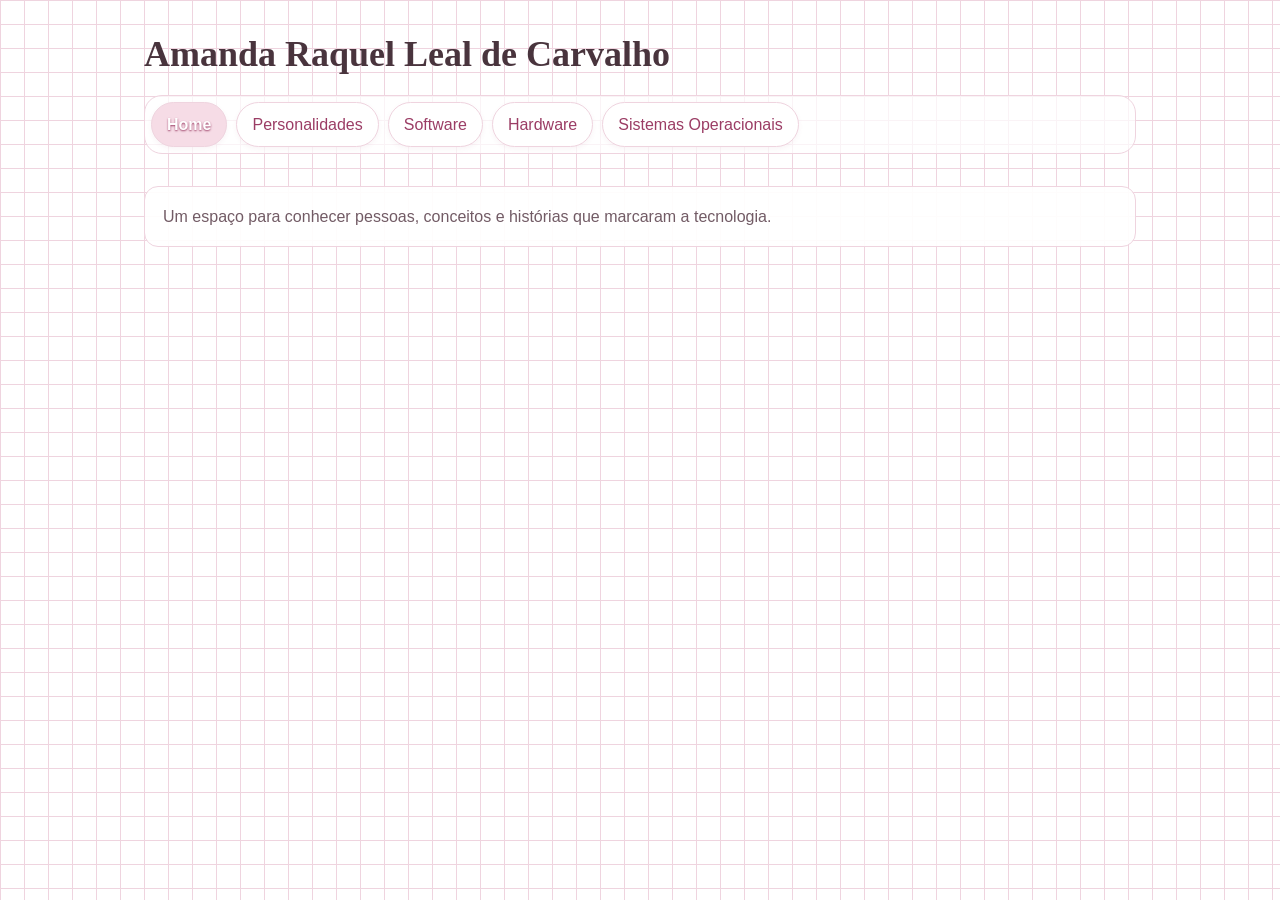
<file: index.html>
<!DOCTYPE html>
<html lang="pt-BR">
<head>
<meta charset="UTF-8">
<meta name="viewport" content="width=device-width, initial-scale=1.0">
<title>Home | Amanda Raquel</title>
<link rel="stylesheet" href="styles.css">
</head>
<body>
<header>
<h1>Amanda Raquel Leal de Carvalho</h1>
<div id="menu">
<a href="index.html" aria-current="page">Home</a>
<a href="personalidades.html"> Personalidades</a>
<a href="software.html"> Software</a>
<a href="hardware.html"> Hardware</a>
<a href="so.html"> Sistemas Operacionais</a>
</div>
</header>
<main>
<p>Um espaço para conhecer pessoas, conceitos e histórias que marcaram a tecnologia.</p>
</main>
</body>


</html>
</file>
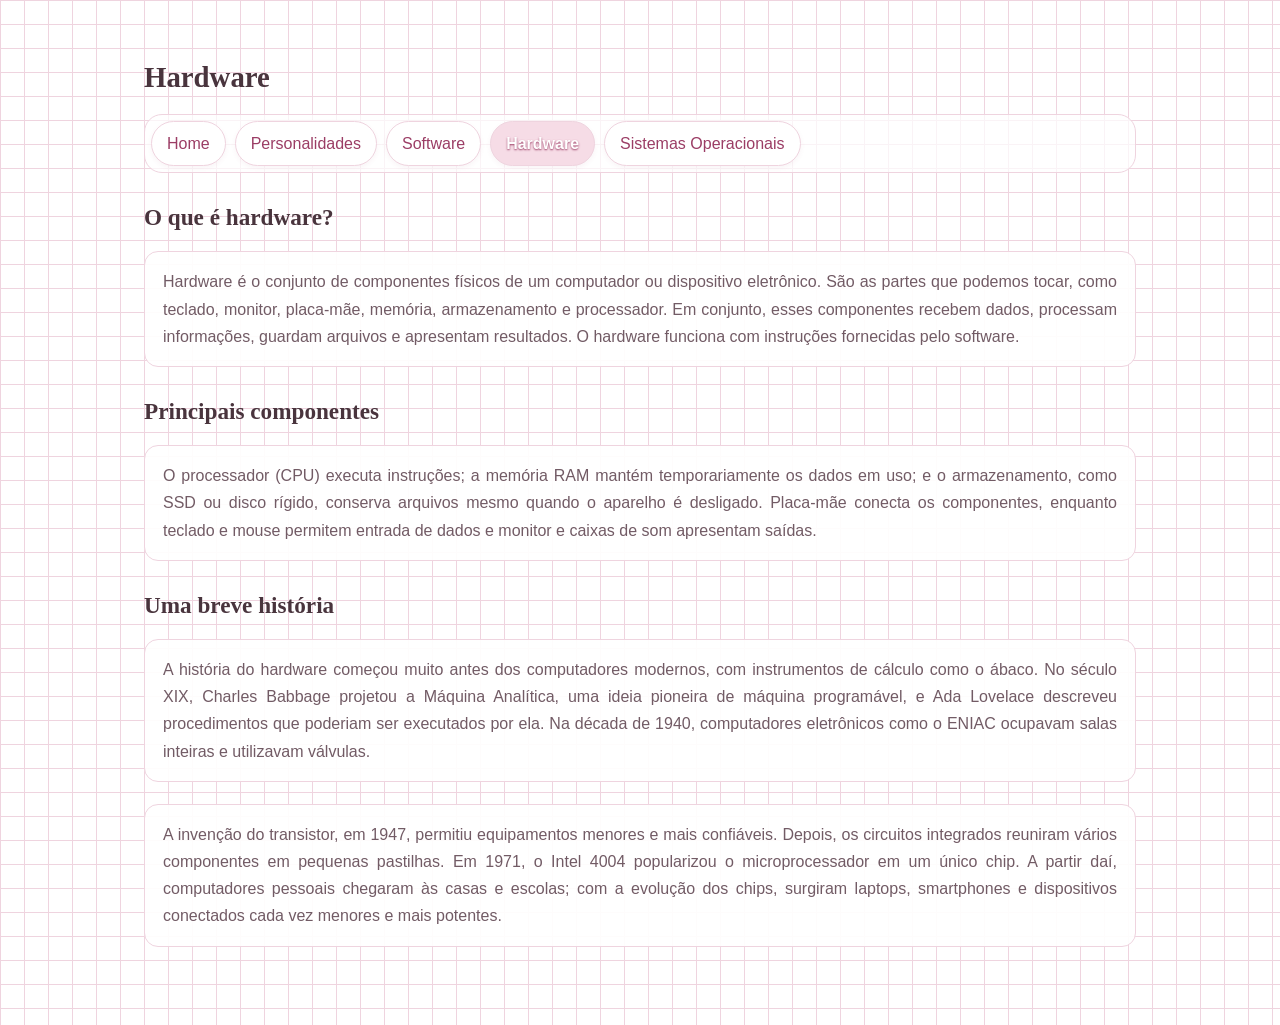
<file: hardware.html>
<!DOCTYPE html>
<html lang="pt-BR">
<head>
<meta charset="UTF-8">
<meta name="viewport" content="width=device-width, initial-scale=1.0">
<title>Hardware | Amanda Raquel</title>
<link rel="stylesheet" href="styles.css">
</head>
<body>
<h1>Hardware</h1>
<div id="menu">
<a href="index.html">Home</a>
<a href="personalidades.html">Personalidades</a>
<a href="software.html">Software</a>
<a href="hardware.html" aria-current="page">Hardware</a>
<a href="so.html">Sistemas Operacionais</a>
</div>
<main>
<h2>O que é hardware?</h2>
<p>Hardware é o conjunto de componentes físicos de um computador ou dispositivo eletrônico. São as partes que podemos tocar, como teclado, monitor, placa-mãe, memória, armazenamento e processador. Em conjunto, esses componentes recebem dados, processam informações, guardam arquivos e apresentam resultados. O hardware funciona com instruções fornecidas pelo software.</p>

<h2>Principais componentes</h2>
<p>O processador (CPU) executa instruções; a memória RAM mantém temporariamente os dados em uso; e o armazenamento, como SSD ou disco rígido, conserva arquivos mesmo quando o aparelho é desligado. Placa-mãe conecta os componentes, enquanto teclado e mouse permitem entrada de dados e monitor e caixas de som apresentam saídas.</p>

<h2>Uma breve história</h2>
<p>A história do hardware começou muito antes dos computadores modernos, com instrumentos de cálculo como o ábaco. No século XIX, Charles Babbage projetou a Máquina Analítica, uma ideia pioneira de máquina programável, e Ada Lovelace descreveu procedimentos que poderiam ser executados por ela. Na década de 1940, computadores eletrônicos como o ENIAC ocupavam salas inteiras e utilizavam válvulas.</p>
<p>A invenção do transistor, em 1947, permitiu equipamentos menores e mais confiáveis. Depois, os circuitos integrados reuniram vários componentes em pequenas pastilhas. Em 1971, o Intel 4004 popularizou o microprocessador em um único chip. A partir daí, computadores pessoais chegaram às casas e escolas; com a evolução dos chips, surgiram laptops, smartphones e dispositivos conectados cada vez menores e mais potentes.</p>
</main>
</body>
</html>
</file>
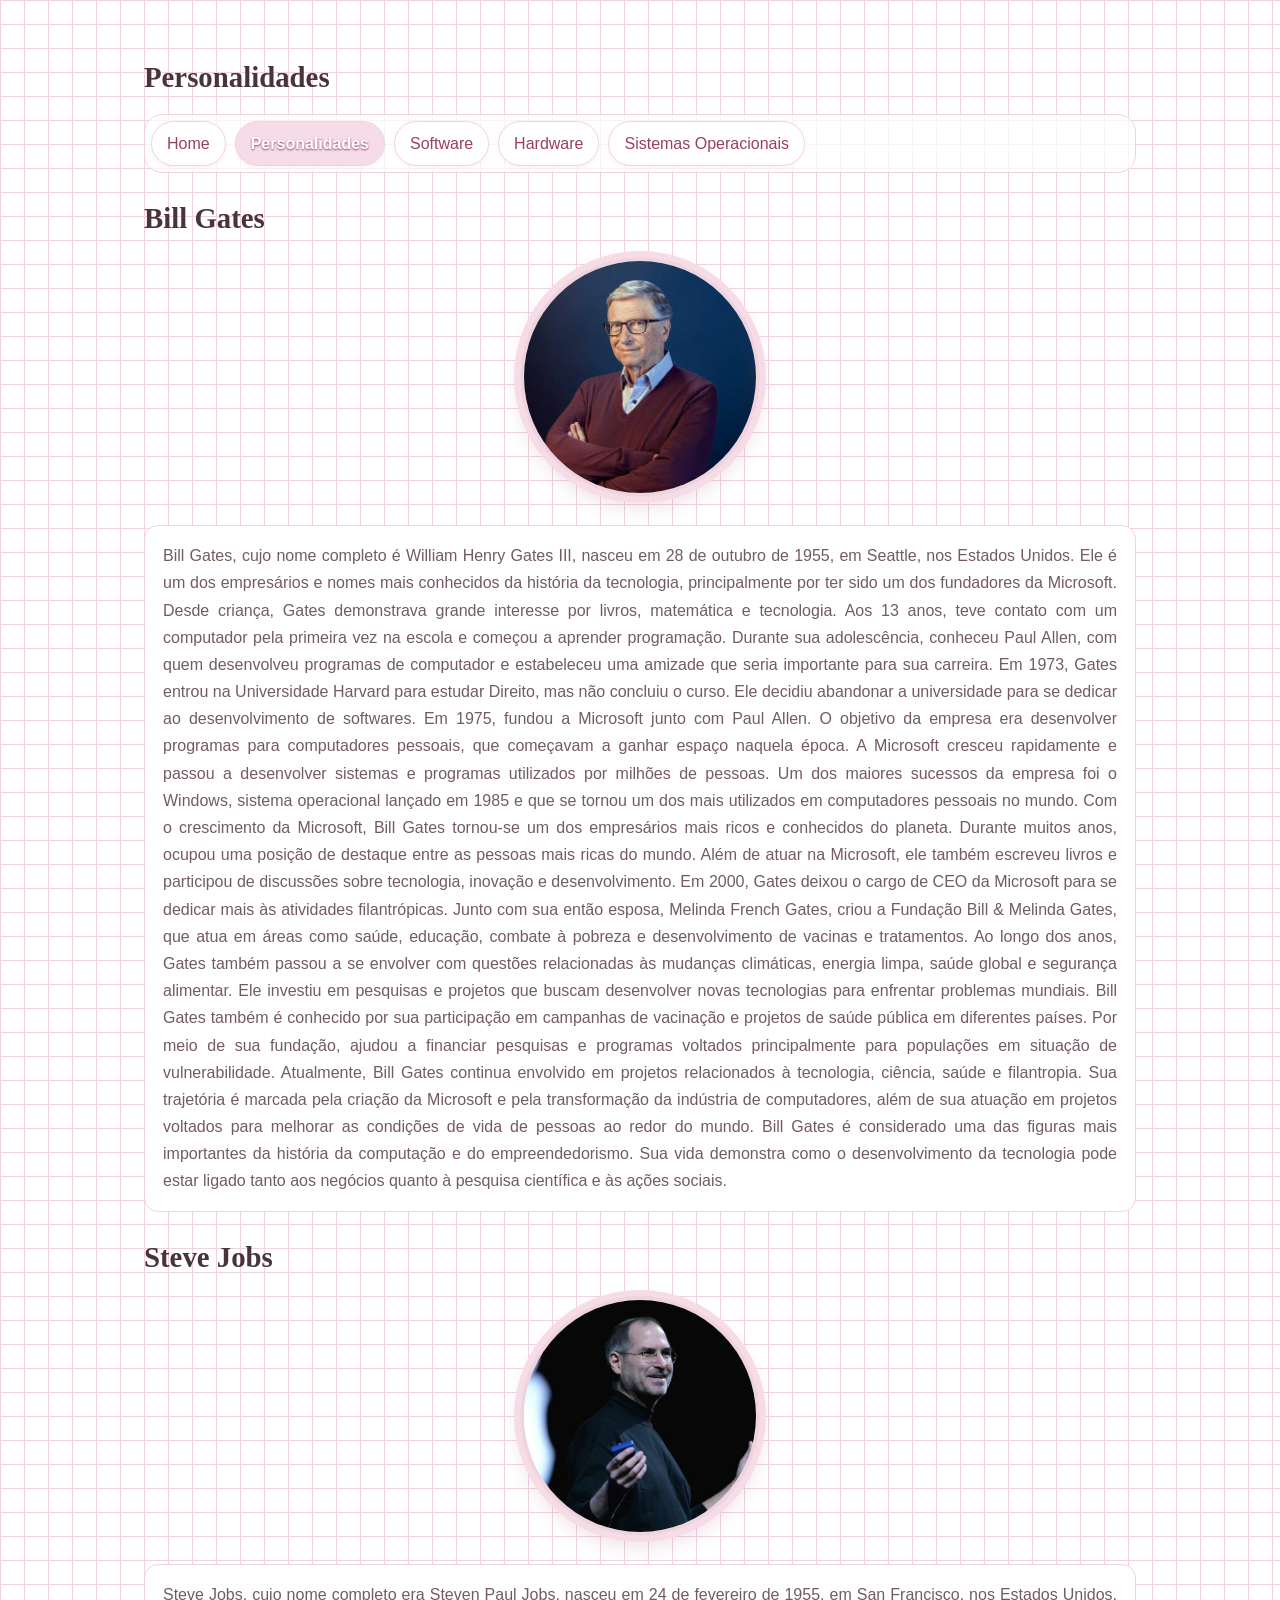
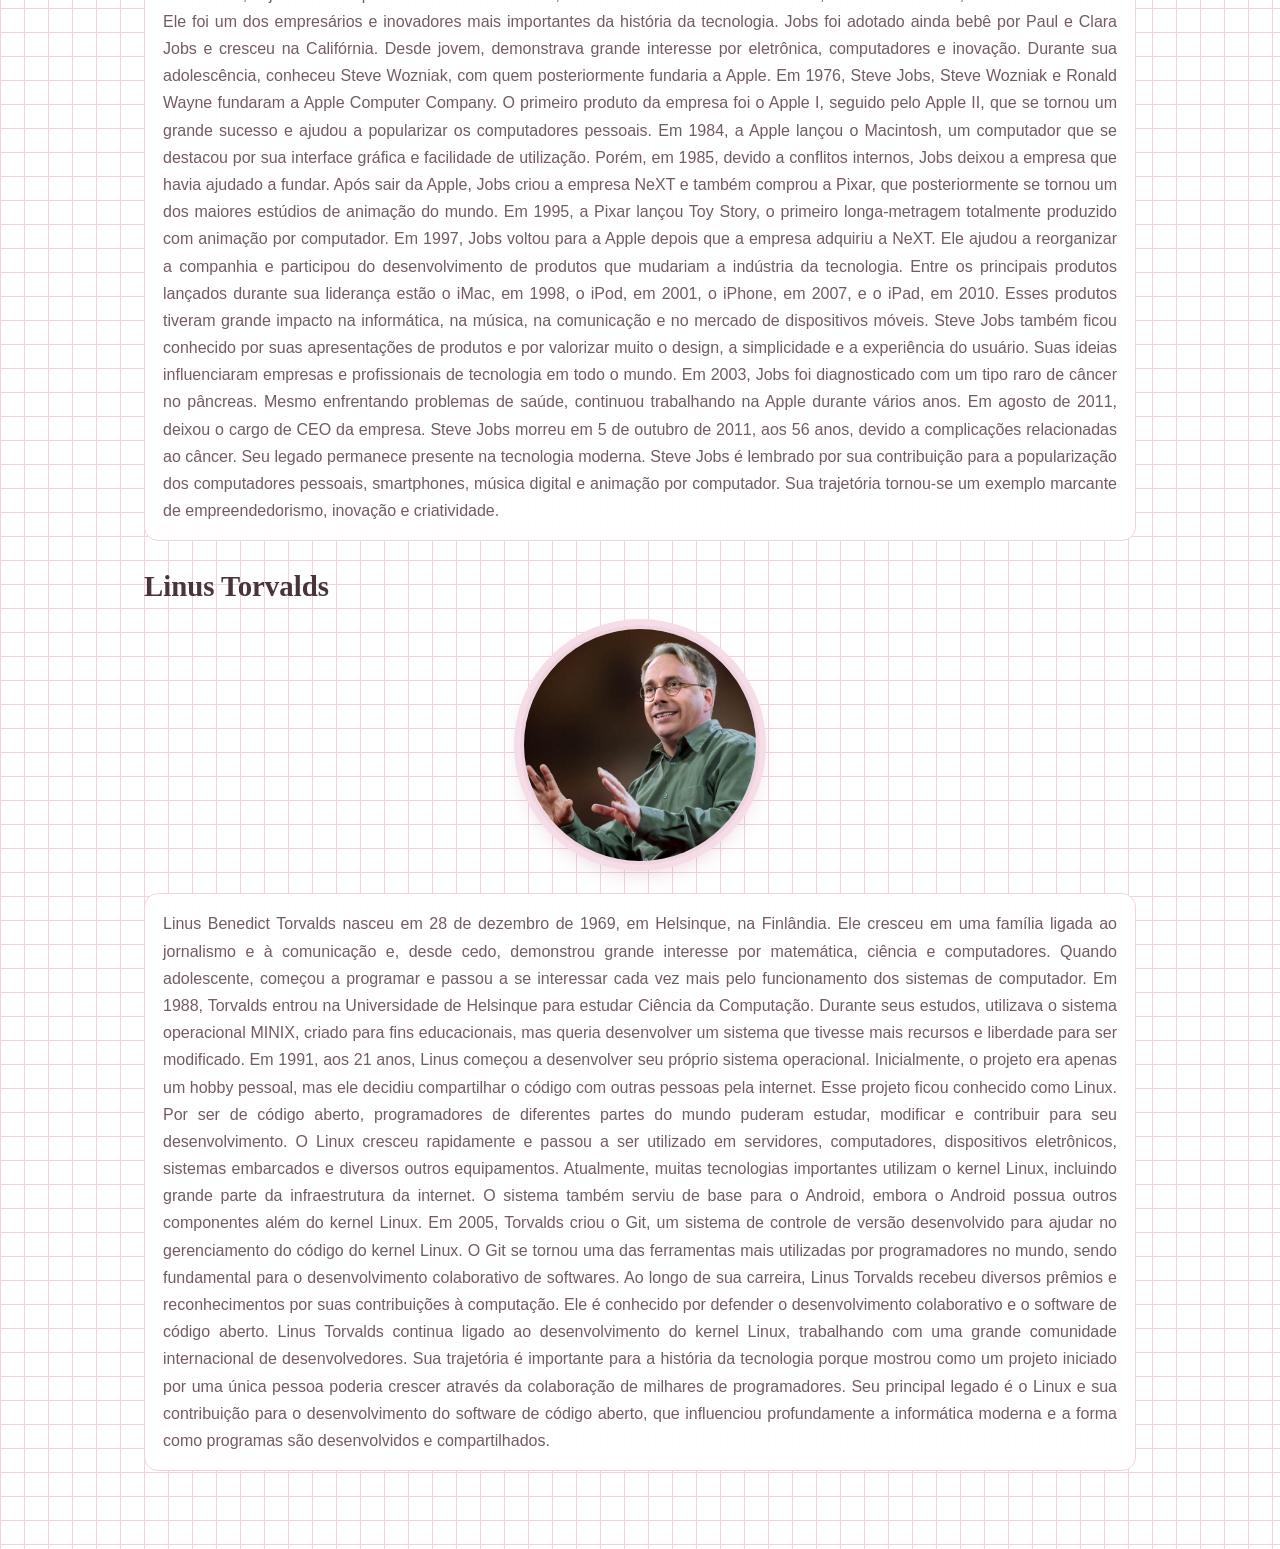
<file: personalidades.html>
<!DOCTYPE html>
<html lang="pt-BR">
<head>
<meta charset="UTF-8">
<meta name="viewport" content="width=device-width, initial-scale=1.0">
<title>Personalidades | Amanda Raquel</title>
<link rel="stylesheet" href="styles.css">
</head>
<body>
<h1>Personalidades</h1>
<div id="menu">
<a href="index.html"> Home </a>
<a href="personalidades.html" aria-current="page"> Personalidades</a>
<a href="software.html"> Software</a>
<a href="hardware.html"> Hardware</a>
<a href="so.html"> Sistemas Operacionais</a>
</div>

<h1>Bill Gates </h1>
<img src="imagens/Bill Gates.jpg" width=300  />

<p>
Bill Gates, cujo nome completo é William Henry Gates III, nasceu em 28 de outubro de 1955, em Seattle, nos Estados Unidos. Ele é um dos empresários e nomes mais conhecidos da história da tecnologia, principalmente por ter sido um dos fundadores da Microsoft.
Desde criança, Gates demonstrava grande interesse por livros, matemática e tecnologia. Aos 13 anos, teve contato com um computador pela primeira vez na escola e começou a aprender programação. Durante sua adolescência, conheceu Paul Allen, com quem desenvolveu programas de computador e estabeleceu uma amizade que seria importante para sua carreira.
Em 1973, Gates entrou na Universidade Harvard para estudar Direito, mas não concluiu o curso. Ele decidiu abandonar a universidade para se dedicar ao desenvolvimento de softwares. Em 1975, fundou a Microsoft junto com Paul Allen. O objetivo da empresa era desenvolver programas para computadores pessoais, que começavam a ganhar espaço naquela época.
A Microsoft cresceu rapidamente e passou a desenvolver sistemas e programas utilizados por milhões de pessoas. Um dos maiores sucessos da empresa foi o Windows, sistema operacional lançado em 1985 e que se tornou um dos mais utilizados em computadores pessoais no mundo.
Com o crescimento da Microsoft, Bill Gates tornou-se um dos empresários mais ricos e conhecidos do planeta. Durante muitos anos, ocupou uma posição de destaque entre as pessoas mais ricas do mundo. Além de atuar na Microsoft, ele também escreveu livros e participou de discussões sobre tecnologia, inovação e desenvolvimento.
Em 2000, Gates deixou o cargo de CEO da Microsoft para se dedicar mais às atividades filantrópicas. Junto com sua então esposa, Melinda French Gates, criou a Fundação Bill & Melinda Gates, que atua em áreas como saúde, educação, combate à pobreza e desenvolvimento de vacinas e tratamentos.
Ao longo dos anos, Gates também passou a se envolver com questões relacionadas às mudanças climáticas, energia limpa, saúde global e segurança alimentar. Ele investiu em pesquisas e projetos que buscam desenvolver novas tecnologias para enfrentar problemas mundiais.
Bill Gates também é conhecido por sua participação em campanhas de vacinação e projetos de saúde pública em diferentes países. Por meio de sua fundação, ajudou a financiar pesquisas e programas voltados principalmente para populações em situação de vulnerabilidade.
Atualmente, Bill Gates continua envolvido em projetos relacionados à tecnologia, ciência, saúde e filantropia. Sua trajetória é marcada pela criação da Microsoft e pela transformação da indústria de computadores, além de sua atuação em projetos voltados para melhorar as condições de vida de pessoas ao redor do mundo.
Bill Gates é considerado uma das figuras mais importantes da história da computação e do empreendedorismo. Sua vida demonstra como o desenvolvimento da tecnologia pode estar ligado tanto aos negócios quanto à pesquisa científica e às ações sociais.
</p> 
<h1>Steve Jobs </h1>
<img src="imagens/Steve Jobs.jpg" width=300  />

<p>
Steve Jobs, cujo nome completo era Steven Paul Jobs, nasceu em 24 de fevereiro de 1955, em San Francisco, nos Estados Unidos. Ele foi um dos empresários e inovadores mais importantes da história da tecnologia.
Jobs foi adotado ainda bebê por Paul e Clara Jobs e cresceu na Califórnia. Desde jovem, demonstrava grande interesse por eletrônica, computadores e inovação. Durante sua adolescência, conheceu Steve Wozniak, com quem posteriormente fundaria a Apple.
Em 1976, Steve Jobs, Steve Wozniak e Ronald Wayne fundaram a Apple Computer Company. O primeiro produto da empresa foi o Apple I, seguido pelo Apple II, que se tornou um grande sucesso e ajudou a popularizar os computadores pessoais.
Em 1984, a Apple lançou o Macintosh, um computador que se destacou por sua interface gráfica e facilidade de utilização. Porém, em 1985, devido a conflitos internos, Jobs deixou a empresa que havia ajudado a fundar.
Após sair da Apple, Jobs criou a empresa NeXT e também comprou a Pixar, que posteriormente se tornou um dos maiores estúdios de animação do mundo. Em 1995, a Pixar lançou Toy Story, o primeiro longa-metragem totalmente produzido com animação por computador.
Em 1997, Jobs voltou para a Apple depois que a empresa adquiriu a NeXT. Ele ajudou a reorganizar a companhia e participou do desenvolvimento de produtos que mudariam a indústria da tecnologia.
Entre os principais produtos lançados durante sua liderança estão o iMac, em 1998, o iPod, em 2001, o iPhone, em 2007, e o iPad, em 2010. Esses produtos tiveram grande impacto na informática, na música, na comunicação e no mercado de dispositivos móveis.
Steve Jobs também ficou conhecido por suas apresentações de produtos e por valorizar muito o design, a simplicidade e a experiência do usuário. Suas ideias influenciaram empresas e profissionais de tecnologia em todo o mundo.
Em 2003, Jobs foi diagnosticado com um tipo raro de câncer no pâncreas. Mesmo enfrentando problemas de saúde, continuou trabalhando na Apple durante vários anos. Em agosto de 2011, deixou o cargo de CEO da empresa.
Steve Jobs morreu em 5 de outubro de 2011, aos 56 anos, devido a complicações relacionadas ao câncer.
Seu legado permanece presente na tecnologia moderna. Steve Jobs é lembrado por sua contribuição para a popularização dos computadores pessoais, smartphones, música digital e animação por computador. Sua trajetória tornou-se um exemplo marcante de empreendedorismo, inovação e criatividade.
</p> 

<h1>Linus Torvalds </h1>
<img src="imagens/Linus Torvalds.jpg" width=300  />

<p>
Linus Benedict Torvalds nasceu em 28 de dezembro de 1969, em Helsinque, na Finlândia. Ele cresceu em uma família ligada ao jornalismo e à comunicação e, desde cedo, demonstrou grande interesse por matemática, ciência e computadores. Quando adolescente, começou a programar e passou a se interessar cada vez mais pelo funcionamento dos sistemas de computador.
Em 1988, Torvalds entrou na Universidade de Helsinque para estudar Ciência da Computação. Durante seus estudos, utilizava o sistema operacional MINIX, criado para fins educacionais, mas queria desenvolver um sistema que tivesse mais recursos e liberdade para ser modificado.
Em 1991, aos 21 anos, Linus começou a desenvolver seu próprio sistema operacional. Inicialmente, o projeto era apenas um hobby pessoal, mas ele decidiu compartilhar o código com outras pessoas pela internet. Esse projeto ficou conhecido como Linux. Por ser de código aberto, programadores de diferentes partes do mundo puderam estudar, modificar e contribuir para seu desenvolvimento.
O Linux cresceu rapidamente e passou a ser utilizado em servidores, computadores, dispositivos eletrônicos, sistemas embarcados e diversos outros equipamentos. Atualmente, muitas tecnologias importantes utilizam o kernel Linux, incluindo grande parte da infraestrutura da internet. O sistema também serviu de base para o Android, embora o Android possua outros componentes além do kernel Linux.
Em 2005, Torvalds criou o Git, um sistema de controle de versão desenvolvido para ajudar no gerenciamento do código do kernel Linux. O Git se tornou uma das ferramentas mais utilizadas por programadores no mundo, sendo fundamental para o desenvolvimento colaborativo de softwares.
Ao longo de sua carreira, Linus Torvalds recebeu diversos prêmios e reconhecimentos por suas contribuições à computação. Ele é conhecido por defender o desenvolvimento colaborativo e o software de código aberto.
Linus Torvalds continua ligado ao desenvolvimento do kernel Linux, trabalhando com uma grande comunidade internacional de desenvolvedores. Sua trajetória é importante para a história da tecnologia porque mostrou como um projeto iniciado por uma única pessoa poderia crescer através da colaboração de milhares de programadores.
Seu principal legado é o Linux e sua contribuição para o desenvolvimento do software de código aberto, que influenciou profundamente a informática moderna e a forma como programas são desenvolvidos e compartilhados.
</p> 


</body>


</html>
</file>
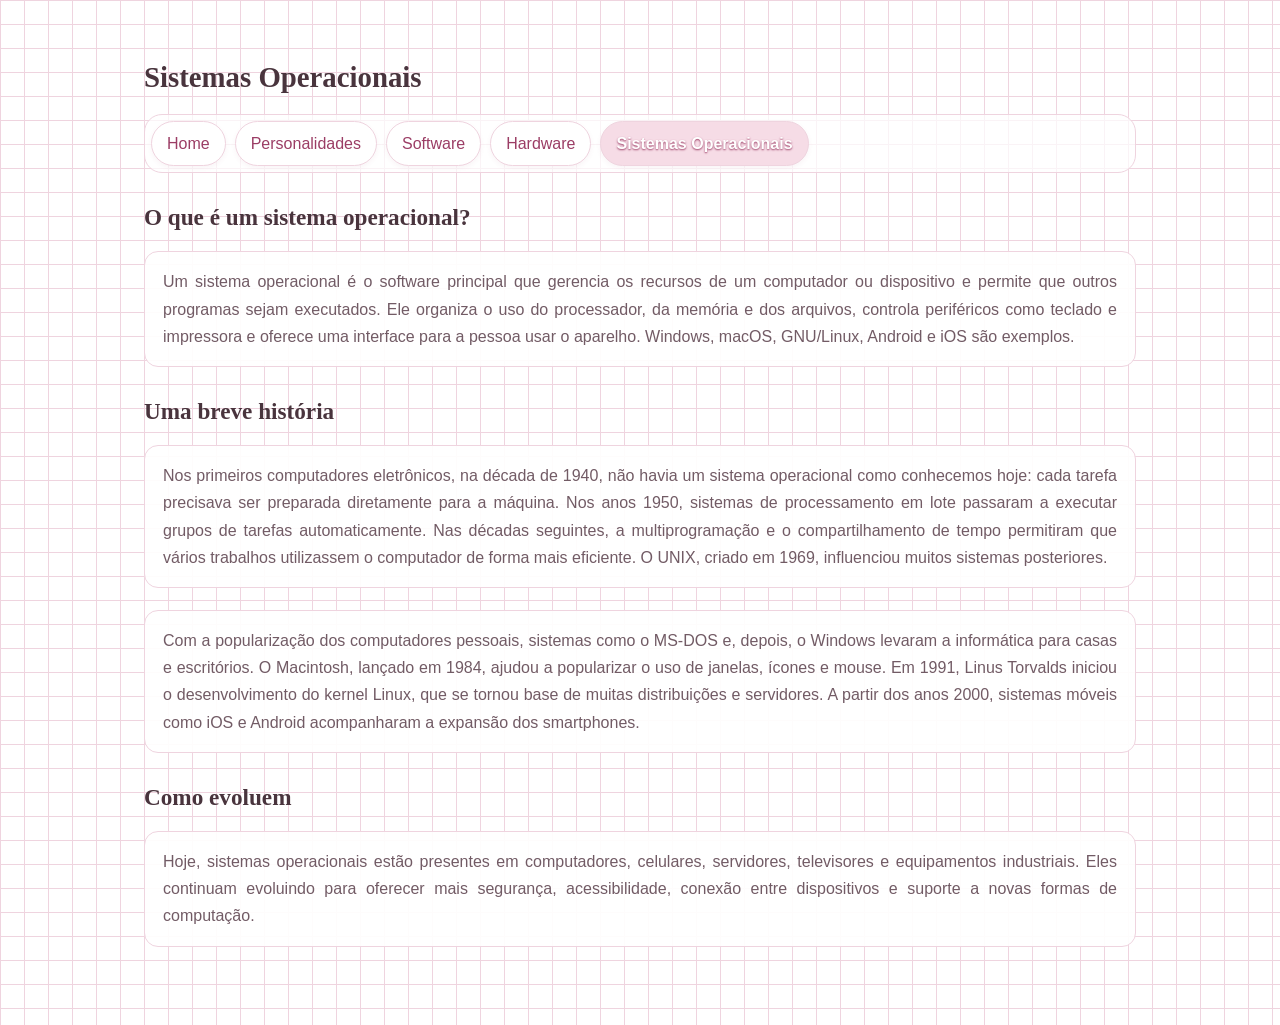
<file: so.html>
<!DOCTYPE html>
<html lang="pt-BR">
<head>
<meta charset="UTF-8">
<meta name="viewport" content="width=device-width, initial-scale=1.0">
<title>Sistemas Operacionais | Amanda Raquel</title>
<link rel="stylesheet" href="styles.css">
</head>
<body>
<h1>Sistemas Operacionais</h1>
<div id="menu">
<a href="index.html">Home</a>
<a href="personalidades.html">Personalidades</a>
<a href="software.html">Software</a>
<a href="hardware.html">Hardware</a>
<a href="so.html" aria-current="page">Sistemas Operacionais</a>
</div>
<main>
<h2>O que é um sistema operacional?</h2>
<p>Um sistema operacional é o software principal que gerencia os recursos de um computador ou dispositivo e permite que outros programas sejam executados. Ele organiza o uso do processador, da memória e dos arquivos, controla periféricos como teclado e impressora e oferece uma interface para a pessoa usar o aparelho. Windows, macOS, GNU/Linux, Android e iOS são exemplos.</p>

<h2>Uma breve história</h2>
<p>Nos primeiros computadores eletrônicos, na década de 1940, não havia um sistema operacional como conhecemos hoje: cada tarefa precisava ser preparada diretamente para a máquina. Nos anos 1950, sistemas de processamento em lote passaram a executar grupos de tarefas automaticamente. Nas décadas seguintes, a multiprogramação e o compartilhamento de tempo permitiram que vários trabalhos utilizassem o computador de forma mais eficiente. O UNIX, criado em 1969, influenciou muitos sistemas posteriores.</p>
<p>Com a popularização dos computadores pessoais, sistemas como o MS-DOS e, depois, o Windows levaram a informática para casas e escritórios. O Macintosh, lançado em 1984, ajudou a popularizar o uso de janelas, ícones e mouse. Em 1991, Linus Torvalds iniciou o desenvolvimento do kernel Linux, que se tornou base de muitas distribuições e servidores. A partir dos anos 2000, sistemas móveis como iOS e Android acompanharam a expansão dos smartphones.</p>

<h2>Como evoluem</h2>
<p>Hoje, sistemas operacionais estão presentes em computadores, celulares, servidores, televisores e equipamentos industriais. Eles continuam evoluindo para oferecer mais segurança, acessibilidade, conexão entre dispositivos e suporte a novas formas de computação.</p>
</main>
</body>
</html>
</file>
<file: styles.css>
:root {
  color-scheme: light;
  --ink: #49343d;
  --muted: #725b65;
  --pink: #f6dce6;
  --pink-line: #efd4df;
  --pink-strong: #9b3d65;
  --surface: rgba(255, 255, 255, 0.92);
}

* {
  box-sizing: border-box;
}

body {
  max-width: 1040px;
  margin: 0 auto;
  padding: 32px 24px 56px;
  color: var(--ink);
  background-color: #fff;
  background-image: linear-gradient(var(--pink-line) 1px, transparent 1px), linear-gradient(90deg, var(--pink-line) 1px, transparent 1px);
  background-size: 24px 24px;
  font-family: Verdana, sans-serif;
  line-height: 1.7;
}

header {
  margin-bottom: 32px;
}

h1,
h2 {
  color: var(--ink);
  font-family: Georgia, 'Times New Roman', serif;
  line-height: 1.25;
}

h1 {
  margin: 28px 0 18px;
  font-size: 1.8rem;
}

header h1 {
  margin-top: 0;
  font-size: 2.25rem;
}

h2 {
  margin-top: 30px;
  font-size: 1.45rem;
}

#menu {
  display: flex;
  flex-wrap: wrap;
  gap: 9px;
  align-items: center;
  padding: 6px;
  border: 1px solid var(--pink-line);
  border-radius: 18px;
  background: rgba(255, 255, 255, 0.72);
}

a {
  display: inline-block;
  padding: 8px 15px;
  border: 1px solid var(--pink-line);
  border-radius: 999px;
  background: #fff;
  color: var(--pink-strong);
  text-decoration: none;
  box-shadow: 0 2px 5px rgba(155, 61, 101, 0.06);
  transition: color 160ms ease, background-color 160ms ease, border-color 160ms ease, box-shadow 160ms ease;
}

a:hover,
a:focus-visible {
  border-color: var(--pink-strong);
  color: var(--pink-strong);
  outline: none;
}

a[aria-current="page"] {
  background: var(--pink);
  color: #fff;
  font-weight: 700;
  text-shadow: 0 1px 2px var(--pink-strong);
}

p {
  margin: 12px 0 22px;
  padding: 16px 18px;
  border: 1px solid var(--pink-line);
  border-radius: 14px;
  background: var(--surface);
  color: var(--muted);
  text-align: justify;
}

img {
  display: block;
  width: min(100%, 240px);
  aspect-ratio: 1;
  height: auto;
  margin: 20px auto 28px;
  border: 4px solid var(--pink-line);
  border-radius: 50%;
  object-fit: cover;
  box-shadow: 0 0 0 6px var(--pink), 0 9px 20px rgba(155, 61, 101, 0.18);
}

@media (max-width: 560px) {
  body {
    padding: 24px 16px 40px;
  }

  header h1 {
    font-size: 1.9rem;
  }

  #menu {
    gap: 7px;
  }

  #menu a {
    padding: 7px 12px;
    font-size: 0.92rem;
  }
}
</file>
